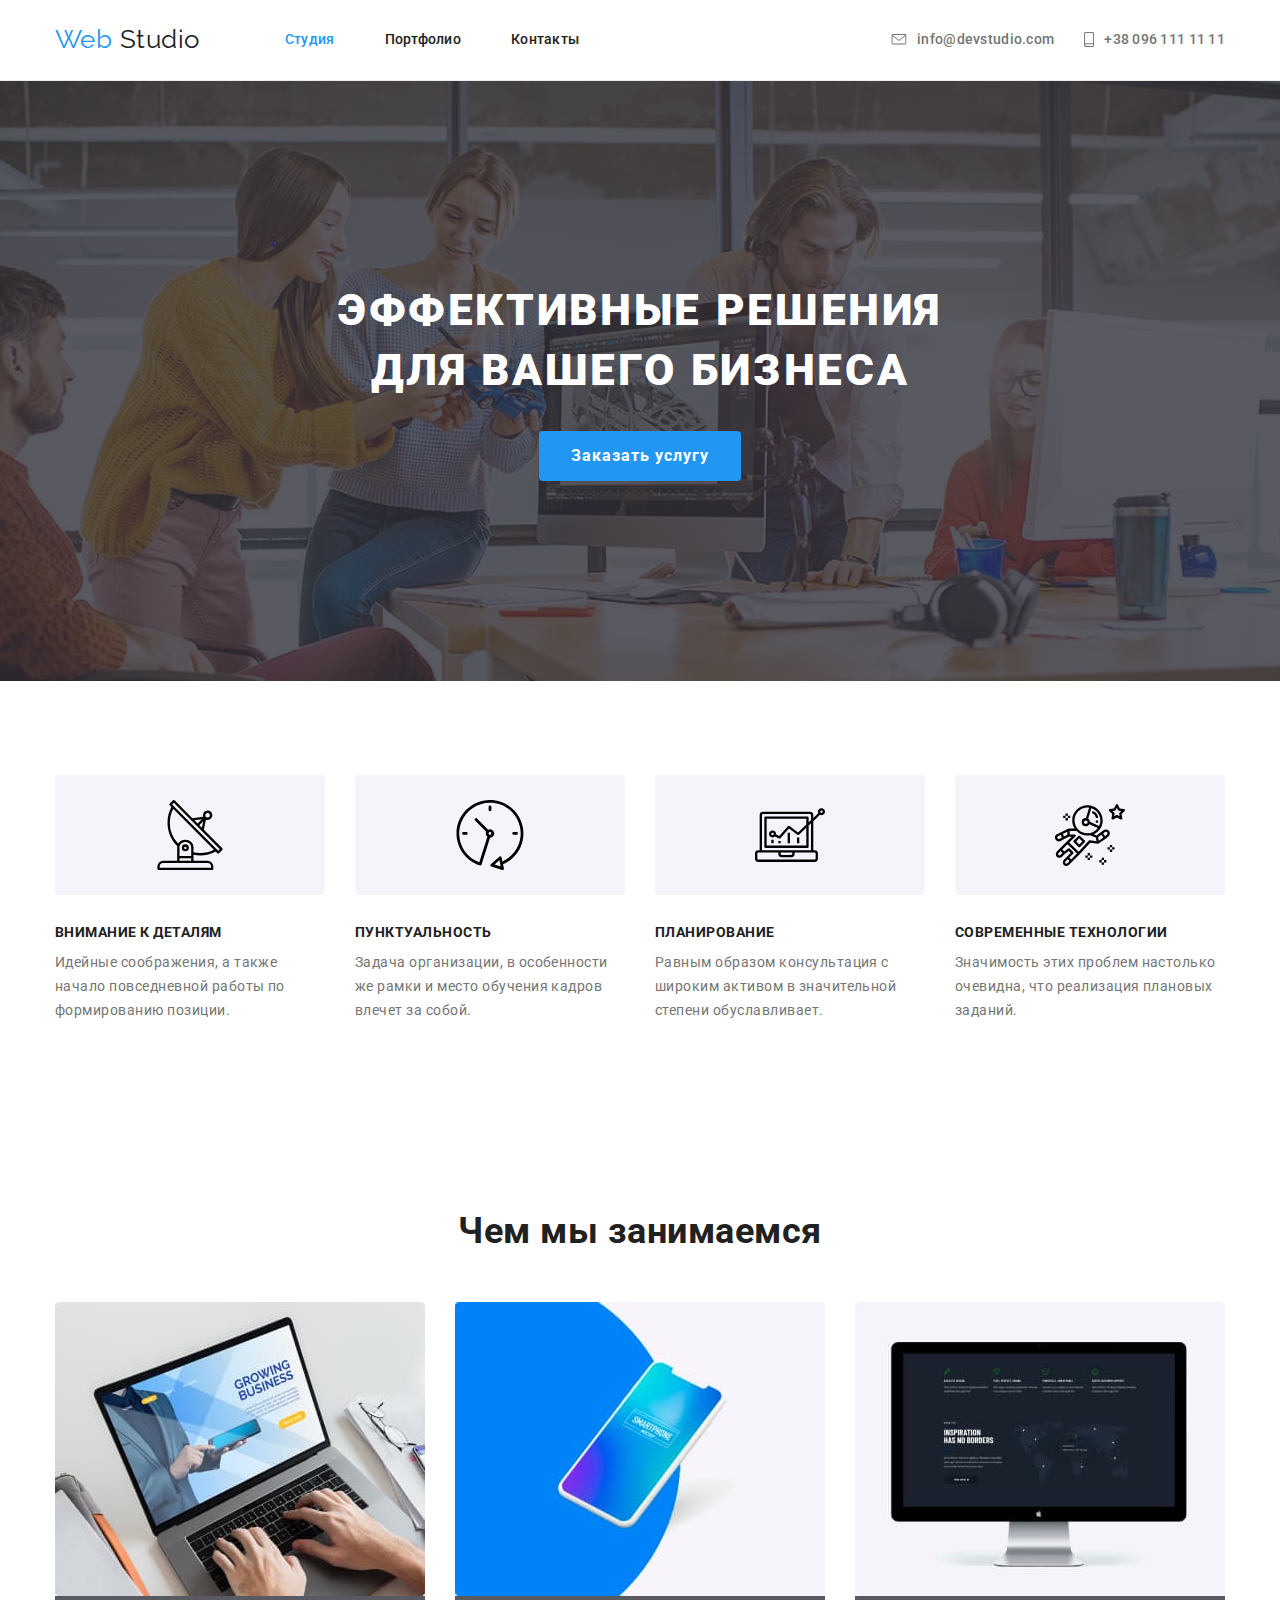
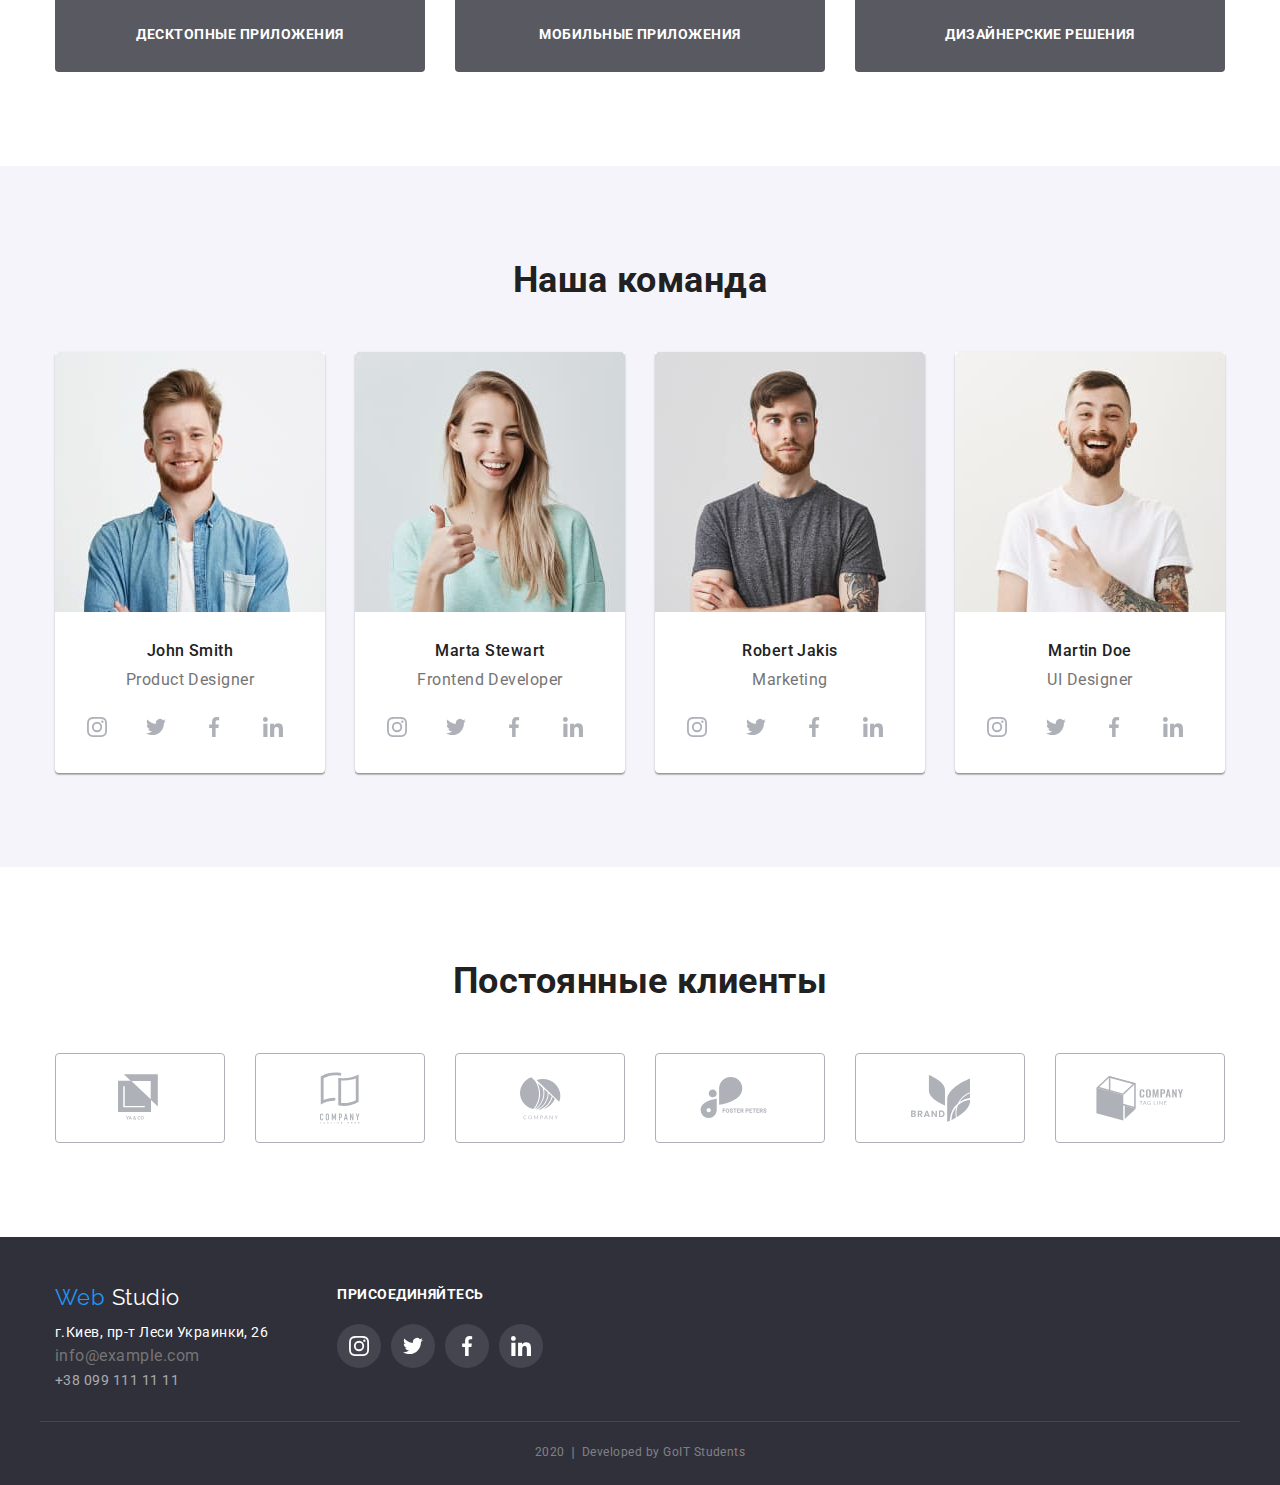
<file: index.html>
<!DOCTYPE html>
<html lang="ru">
  <head>
    <meta charset="UTF-8" />
    <meta name="viewport" content="width=device-width, initial-scale=1.0" />
    <title>Document</title>
    <link
      href="https://fonts.googleapis.com/css2?family=Raleway:wght@700&family=Roboto:wght@400;500;700;900&display=swap"
      rel="stylesheet"
    />
    <link
      rel="stylesheet"
      href="https://cdnjs.cloudflare.com/ajax/libs/modern-normalize/0.6.0/modern-normalize.min.css"
    />
    <link rel="stylesheet" href="./css/styles.css" />
  </head>
  <body>
    <!-- Шапка сайта -->
    <header>
      <nav class="nav border">
        <div class="container main-nav">
          <a href="./index.html" class="logo"
            ><span class="accent">Web</span> Studio</a
          >
          <ul class="site-nav list">
            <li class="item">
              <a href="./index.html" class="link current">Студия</a>
            </li>
            <li class="item">
              <a href="./portfolio.html" class="link">Портфолио</a>
            </li>
            <li class="item"><a href="" class="link">Контакты</a></li>
          </ul>
          <ul class="auth-nav list">
            <li class="item">
              <a href="" class="link">
                <svg class="icon-header" width="16px" height="11px">
                <use href="./imeges/sprite.svg#envelope"></use>
              </svg>info@devstudio.com</a></li>
            <li class="item"><a href="" class="link"><svg class="icon-header" width="10px" height="15px">
              <use href="./imeges/sprite.svg#smartphone"></use>
            </svg>+38 096 111 11 11</a></li>
          </ul>
        </div>
      </nav>
    </header>
    <main>
      <!-- Герой-->
      <section class="hero">
        <h1 class="hero-title">
          Эффективные решения <br />
          для вашего бизнеса
        </h1>
        <a href="" class="button">Заказать услугу</a>
      </section>
      <!-- Наши преимущества -->
      <section class="section">
        <div class="container">
          <h2 class="section-title visually-hidden">Наши преимущества</h2>
          <ul class="feature-list list">
            <li class="item">
              <div class="feature-box">
            <svg class="icon">
              <use href="./imeges/sprite.svg#antenna"></use>
            </svg></div>
              <h3 class="title">Внимание к деталям</h3>
              <p class="text">
                Идейные соображения, а также начало повседневной работы по
                формированию позиции.
              </p>
            </li>
            <li class="item">
              <div class="feature-box">
              <svg class="icon">
                <use href="./imeges/sprite.svg#clock"></use>
              </svg>
              </div>
              <h3 class="title">Пунктуальность</h3>
              <p class="text">
                Задача организации, в особенности же рамки и место обучения
                кадров влечет за собой.
              </p>
            </li>
            <li class="item">
              <div class="feature-box">
              <svg class="icon">
                <use href="./imeges/sprite.svg#diagram"></use>
              </svg>
              </div>
              <h3 class="title">Планирование</h3>
              <p class="text">
                Равным образом консультация с широким активом в значительной
                степени обуславливает.
              </p>
            </li>
            <li class="item">
              <div class="feature-box">
              <svg class="icon">
                <use href="./imeges/sprite.svg#astronaut"></use>
              </svg>
              </div>
              <h3 class="title">Современные технологии</h3>
              <p class="text">
                Значимость этих проблем настолько очевидна, что реализация
                плановых заданий.
              </p>
            </li>
          </ul>
        </div>
      </section>
      <!-- Специлизация -->
      <section class="section border">
        <div class="container">
          <h2 class="section-title">Чем мы занимаемся</h2>
          <ul class="specialization-list list">
            <li class="item">
              <img
                src="./imeges/img_1.jpg"
                alt="Десктопные приложения"
                width="370"
              />
              <div class="content">
                <h3 class="title">
                  <a href="" class="link">Десктопные приложения</a>
                </h3>
              </div>
            </li>
            <li class="item">
              <img
                src="./imeges/box.jpg"
                alt="Мобильные приложения"
                width="370"
              />
              <div class="content">
                <h3 class="title">
                  <a href="" class="link">Мобильные приложения</a>
                </h3>
              </div>
            </li>
            <li class="item">
              <img
                src="./imeges/img.jpg"
                alt="Дизайнерские решения"
                width="370"
              />
              <div class="content">
                <h3 class="title">
                  <a href="" class="link">Дизайнерские решения</a>
                </h3>
              </div>
            </li>
          </ul>
        </div>
      </section>
      <!-- Наша команда -->
      <section class="section team">
        <div class="container">
          <h2 class="section-title">Наша команда</h2>
          <ul class="team-list list">
            <li class="item">
              <img
                class="team-list photo"
                src="./imeges/john_smith.jpg"
                alt="Дизайнер продуктов"
                width="270"
              />
              <h3 class="title">John Smith</h3>
              <p class="text">Product Designer</p>
              <ul class="team-icon list">
                <li>
                  <a href="" aria-label="cсылка на instagram" class="icon-team"><svg width="20" height="20px">
                      <use href="./imeges/sprite.svg#instagram"></use>
                    </svg></a>
                </li>
                <li>
                  <a href="" aria-label="ccылка на twitter" class="icon-team"><svg width="20" height="20px">
                      <use href="./imeges/sprite.svg#twitter"></use>
                    </svg></a>
                </li>
                <li>
                  <a href="" aria-label="cсылка на facebook" class="icon-team"><svg width="20" height="20px">
                      <use href="./imeges/sprite.svg#facebook"></use>
                    </svg></a>
                </li>
                <li>
                  <a href="" aria-label="cсылка на linkedin" class="icon-team"><svg width="20" height="20px">
                      <use href="./imeges/sprite.svg#linkedin"></use>
                    </svg></a>
                </li>
              </ul>
            </li>
            <li class="item">
              <img
                class="team-list photo"
                src="./imeges/marta_stewart.jpg"
                alt="Фронтенд Разработчик"
                width="270"
              />
              <h3 class="title">Marta Stewart</h3>
              <p class="text">Frontend Developer</p>
              <ul class="team-icon list">
                <li>
                  <a href="" aria-label="cсылка на instagram" class="icon-team"><svg width="20" height="20px">
                      <use href="./imeges/sprite.svg#instagram"></use>
                    </svg></a>
                </li>
                <li>
                  <a href="" aria-label="ccылка на twitter" class="icon-team"><svg width="20" height="20px">
                      <use href="./imeges/sprite.svg#twitter"></use>
                    </svg></a>
                </li>
                <li>
                  <a href="" aria-label="cсылка на facebook" class="icon-team"><svg width="20" height="20px">
                      <use href="./imeges/sprite.svg#facebook"></use>
                    </svg></a>
                </li>
                <li>
                  <a href="" aria-label="cсылка на linkedin" class="icon-team"><svg width="20" height="20px">
                      <use href="./imeges/sprite.svg#linkedin"></use>
                    </svg></a>
                </li>
              </ul>
            </li>
            <li class="item">
              <img
                class="team-list photo"
                src="./imeges/robert_jakis.jpg"
                alt="Маркетинг"
                width="270"
              />
              <h3 class="title">Robert Jakis</h3>
              <p class="text">Marketing</p>
              <ul class="team-icon list">
                <li>
                  <a href="" aria-label="cсылка на instagram" class="icon-team"><svg width="20" height="20px">
                      <use href="./imeges/sprite.svg#instagram"></use>
                    </svg></a>
                </li>
                <li>
                  <a href="" aria-label="ccылка на twitter" class="icon-team"><svg width="20" height="20px">
                      <use href="./imeges/sprite.svg#twitter"></use>
                    </svg></a>
                </li>
                <li>
                  <a href="" aria-label="cсылка на facebook" class="icon-team"><svg width="20" height="20px">
                      <use href="./imeges/sprite.svg#facebook"></use>
                    </svg></a>
                </li>
                <li>
                  <a href="" aria-label="cсылка на linkedin" class="icon-team"><svg width="20" height="20px">
                      <use href="./imeges/sprite.svg#linkedin"></use>
                    </svg></a>
                </li>
              </ul>
            </li>
            <li class="item">
              <img
                class="team-list photo"
                src="./imeges/martin_doe.jpg"
                alt="Дизайнер"
                width="270"
              />
              <h3 class="title">Martin Doe</h3>
              <p class="text">UI Designer</p>
              <ul class="team-icon list">
                <li>
                  <a href="" aria-label="cсылка на instagram" class="icon-team"><svg width="20" height="20">
                      <use href="./imeges/sprite.svg#instagram"></use>
                    </svg></a>
                </li>
                <li>
                  <a href="" aria-label="ccылка на twitter" class="icon-team"><svg width="20" height="20">
                      <use href="./imeges/sprite.svg#twitter"></use>
                    </svg></a>
                </li>
                <li>
                  <a href="" aria-label="cсылка на facebook" class="icon-team"><svg width="20" height="20">
                      <use href="./imeges/sprite.svg#facebook"></use>
                    </svg></a>
                </li>
                <li>
                  <a href="" aria-label="cсылка на linkedin" class="icon-team"><svg width="20" height="20">
                      <use href="./imeges/sprite.svg#linkedin"></use>
                    </svg></a>
                </li>
              </ul>
            </li>
          </ul>
        </div>
      </section>
      <!-- Постоянные клиенты -->
      <section class="section">
        <div class="container">
          <h2 class="section-title">Постоянные клиенты</h2>
          <ul class="customers-list list">
            <li class="item">
              <a href="" class="icon-customers"><svg width="44" height="49">
                  <use href="./imeges/sprite.svg#logo_1"></use>
                </svg></a>
            </li>
            <li class="item">
              <a href="" class="icon-customers"><svg width="40" height="52">
                  <use href="./imeges/sprite.svg#logo_2"></use>
                </svg></a>
            </li>
            <li class="item">
              <a href="" class="icon-customers"><svg width="41" height="43">
                  <use href="./imeges/sprite.svg#logo_3"></use>
                </svg></a>
            </li>
            <li class="item">
              <a href="" class="icon-customers"><svg width="80" height="42">
                  <use href="./imeges/sprite.svg#logo_4"></use>
                </svg></a>
            </li>
            <li class="item">
              <a href="" class="icon-customers"><svg width="59" height="47">
                  <use href="./imeges/sprite.svg#logo_5"></use>
                </svg></a>
            </li>
            <li class="item">
              <a href="" class="icon-customers"><svg width="88" height="45px">
                  <use href="./imeges/sprite.svg#logo_6"></use>
                </svg></a>
            </li>
          </ul>
        </div>
      </section>
    </main>
    <!-- Футер -->
    <footer>
      <div class="page-footer">
        <div>
          <ul class="adress-list list">
            <li>
              <a href="./index.html" class="logo">
                <span class="accent">Web</span> Studio</a
              >
            </li>
            <li class="title">г.Киев, пр-т Леси Украинки, 26</li>
            <li>
              <a href="mailto:info@example.com" class="link"></a>
                info@example.com</a
              >
            </li>
            <li>
              <a href="tel:+380991111111" class="link"> +38 099 111 11 11</a>
            </li>
          </ul>
        </div>
        <div class="footer-link">
          <b class="footer-text">Присоединяйтесь</b>
          <ul class="list">
            <li>
              <a href="" aria-label="Ссылка на instagram" class="icon-footer"><svg width="20" height="20px">
                  <use href="./imeges/sprite.svg#instagram"></use>
                </svg></a>
            </li>
            <li>
              <a href="" aria-label="Ссылка на Twitter" class="icon-footer"><svg width="20" height="20px">
                  <use href="./imeges/sprite.svg#twitter"></use>
                </svg></a>
            </li>
            <li>
              <a href="" aria-label="Ссылка на Facebook" class="icon-footer"><svg width="20" height="20px">
                  <use href="./imeges/sprite.svg#facebook"></use>
                </svg></a>
            </li>
            <li>
              <a href="" aria-label="Ссылка на linkedin" class="icon-footer"><svg width="20" height="20px">
                  <use href="./imeges/sprite.svg#linkedin"></use>
                </svg></a>
            </li>
          </ul>
        </div>
      </div>
      <p class="footer-date container">
        2020 &#10072; Developed by GoIT Students
      </p>
    </footer>
  </body>
</html>
</file>
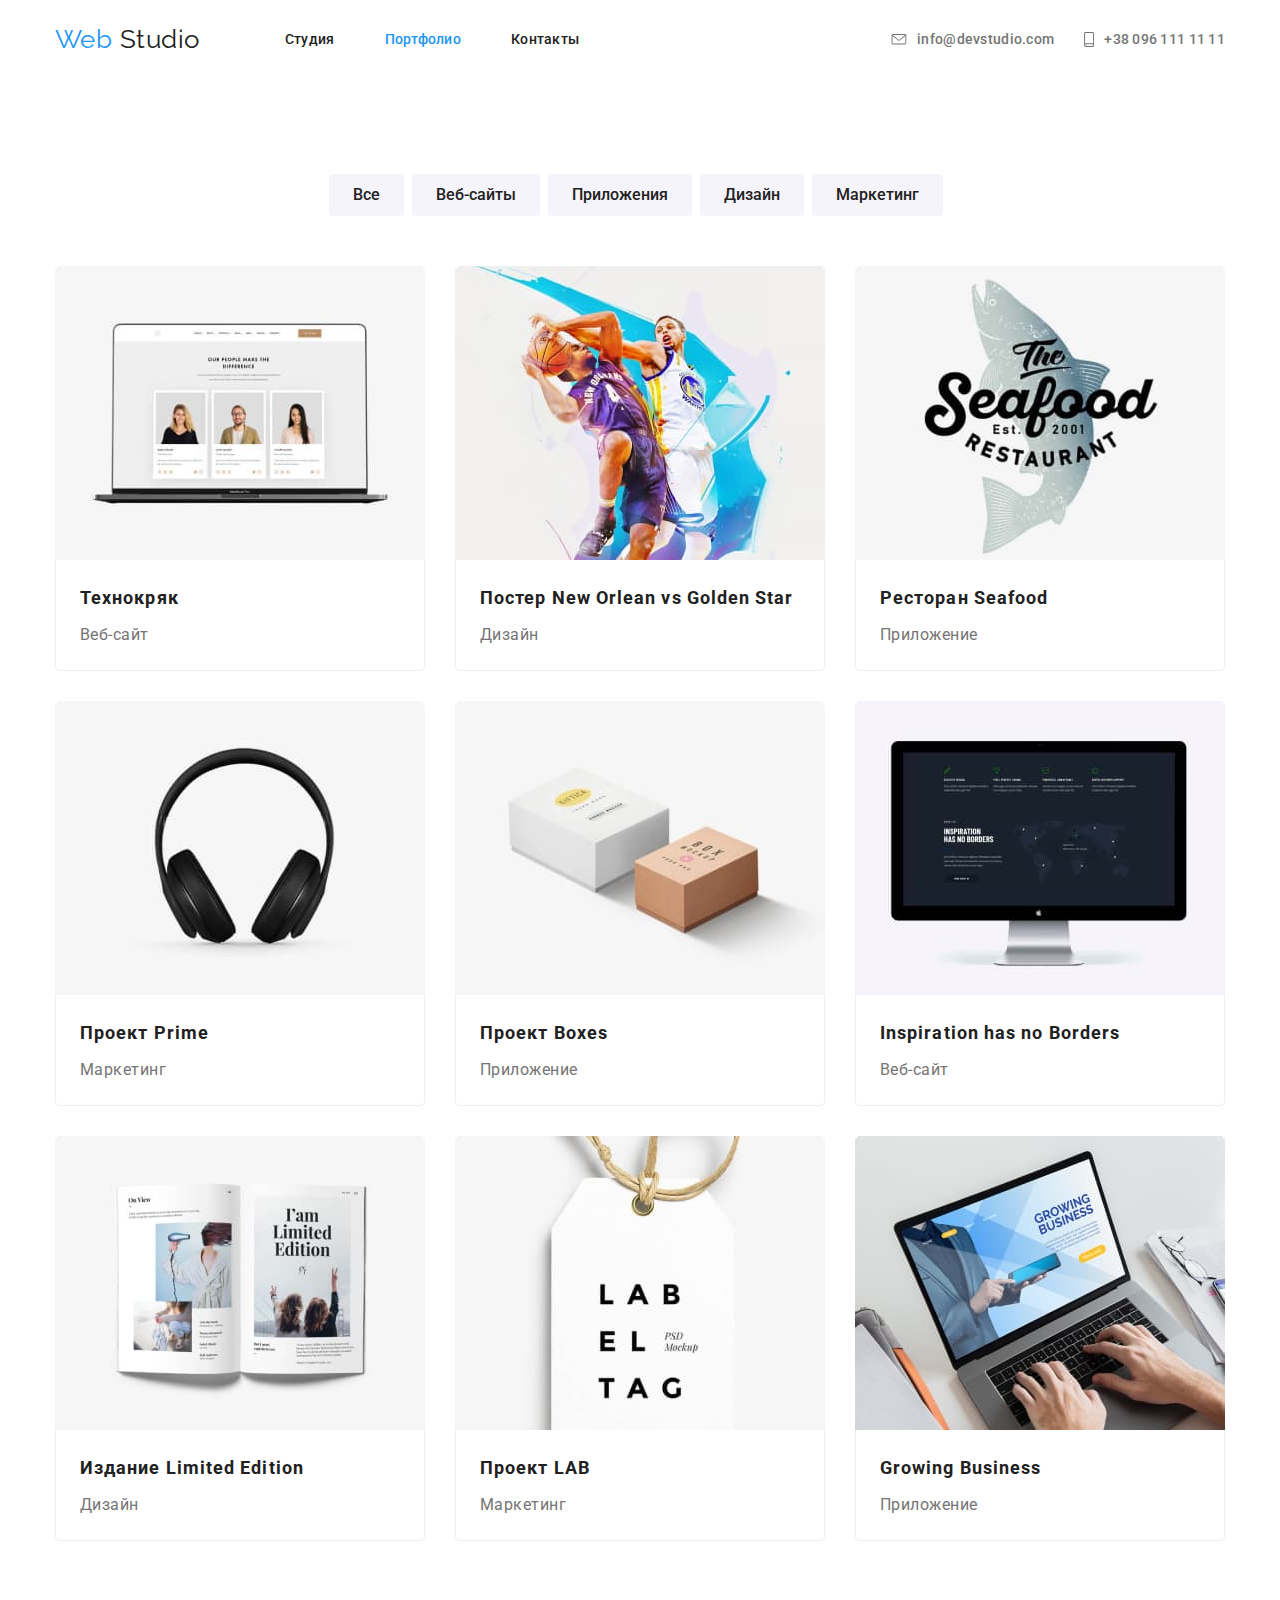
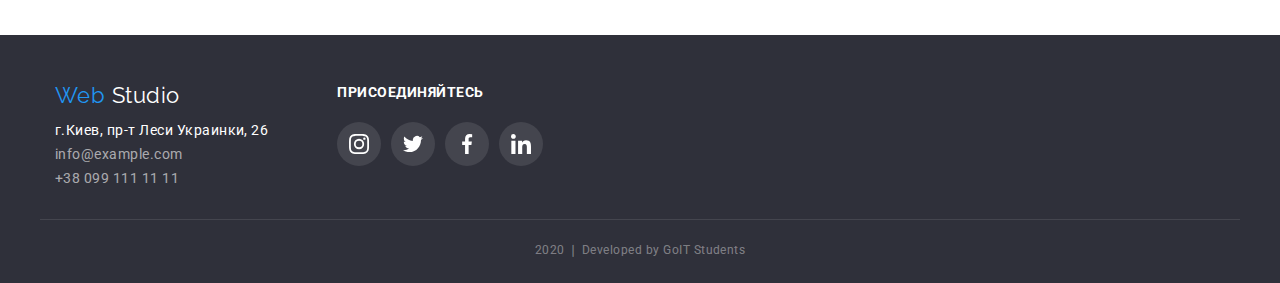
<file: portfolio.html>
<!DOCTYPE html>
<html lang="ru">
  <head>
    <meta charset="UTF-8" />
    <meta name="viewport" content="width=device-width, initial-scale=1.0" />
    <title>Document</title>
    <link
      href="https://fonts.googleapis.com/css2?family=Raleway:wght@700&family=Roboto:wght@400;500;700;900&display=swap"
      rel="stylesheet"
    />
    <link
      rel="stylesheet"
      href="https://cdnjs.cloudflare.com/ajax/libs/modern-normalize/0.6.0/modern-normalize.min.css"
    />
    <link rel="stylesheet" href="./css/styles.css" />
  </head>
  <body>
    <!-- Шапка сайта -->
    <header>
      <nav>
        <div class="container main-nav">
          <a href="./index.html" class="logo"
            ><span class="accent">Web</span> Studio</a
          >
          <ul class="site-nav list">
            <li class="item"><a href="./index.html" class="link">Студия</a></li>
            <li class="item">
              <a href="./portfolio.html" class="link current">Портфолио</a>
            </li>
            <li class="item"><a href="" class="link">Контакты</a></li>
          </ul>
          <ul class="auth-nav list">
            <li class="item">
              <a href="" class="link">
                <svg class="icon-header" width="16px" height="11px">
                  <use href="./imeges/sprite.svg#envelope"></use></svg
                >info@devstudio.com</a
              >
            </li>
            <li class="item">
              <a href="" class="link"
                ><svg class="icon-header" width="10px" height="15px">
                  <use href="./imeges/sprite.svg#smartphone"></use></svg
                >+38 096 111 11 11</a
              >
            </li>
          </ul>
        </div>
      </nav>
    </header>
    <main>
      <!-- Портфолио -->
      <section class="section">
        <div class="container">
          <h1 class="section-title visually-hidden">Портфолио</h1>
          <ul class="filter-list list">
            <li class="item">
              <button type="button" class="link">Все</button>
            </li>
            <li class="item">
              <button type="button" class="link">Веб-сайты</button>
            </li>
            <li class="item">
              <button type="button" class="link">Приложения</button>
            </li>
            <li class="item">
              <button type="button" class="link">Дизайн</button>
            </li>
            <li class="item">
              <button type="button" class="link">Маркетинг</button>
            </li>
          </ul>
          <ul class="portfolio-list list">
            <li class="item">
              <a href="" class="link">
                <img
                  class="portfolio-list photo"
                  src="./imeges/tehnokryak.jpg"
                  alt="Технокряк"
                  width="370"
                />
                <div class="content">
                  <h2 class="title">Технокряк</h2>
                  <p class="subtitle">Веб-сайт</p>
                  <p class="text">
                    Технокряк это современная площадка распространения
                    коронавируса. Компании используют эту платформу для
                    цифрового шпионажа и атак на защищённые сервера конкурентов.
                  </p>
                </div>
              </a>
            </li>
            <li class="item">
              <a href="" class="link">
                <img
                  class="portfolio-list photo"
                  src="./imeges/poster_new.jpg"
                  alt="Постер"
                  width="370"
                />
                <div class="content">
                  <h2 class="title">Постер New Orlean vs Golden Star</h2>
                  <p class="subtitle">Дизайн</p>
                  <p class="text">
                    Технокряк это современная площадка распространения
                    коронавируса. Компании используют эту платформу для
                    цифрового шпионажа и атак на защищённые сервера конкурентов.
                  </p>
                </div>
              </a>
            </li>
            <li class="item">
              <a href="" class="link">
                <img
                  class="portfolio-list photo"
                  src="./imeges/restaurant_seafood.jpg"
                  alt="Приложение"
                  width="370"
                />
                <div class="content">
                  <h2 class="title">Ресторан Seafood</h2>
                  <p class="subtitle">Приложение</p>
                  <p class="text">
                    Технокряк это современная площадка распространения
                    коронавируса. Компании используют эту платформу для
                    цифрового шпионажа и атак на защищённые сервера конкурентов.
                  </p>
                </div>
              </a>
            </li>
            <li class="item">
              <a href="" class="link">
                <img
                  class="portfolio-list photo"
                  src="./imeges/project_prime.jpg"
                  alt="Маркетинг"
                  width="370"
                />
                <div class="content">
                  <h2 class="title">Проект Prime</h2>
                  <p class="subtitle">Маркетинг</p>
                  <p class="text">
                    Технокряк это современная площадка распространения
                    коронавируса. Компании используют эту платформу для
                    цифрового шпионажа и атак на защищённые сервера конкурентов.
                  </p>
                </div>
              </a>
            </li>
            <li class="item">
              <a href="" class="link">
                <img
                  class="portfolio-list photo"
                  src="./imeges/project_boxes.jpg"
                  alt="Приложение"
                  width="370"
                />
                <div class="content">
                  <h2 class="title">Проект Boxes</h2>
                  <p class="subtitle">Приложение</p>
                  <p class="text">
                    Технокряк это современная площадка распространения
                    коронавируса. Компании используют эту платформу для
                    цифрового шпионажа и атак на защищённые сервера конкурентов.
                  </p>
                </div>
              </a>
            </li>
            <li class="item">
              <a href="" class="link">
                <img
                  class="portfolio-list photo"
                  src="./imeges/monitor.jpg"
                  alt="Веб-сайт"
                  width="370"
                />
                <div class="content">
                  <h2 class="title">Inspiration has no Borders</h2>
                  <p class="subtitle">Веб-сайт</p>
                  <p class="text">
                    Технокряк это современная площадка распространения
                    коронавируса. Компании используют эту платформу для
                    цифрового шпионажа и атак на защищённые сервера конкурентов.
                  </p>
                </div>
              </a>
            </li>
            <li class="item">
              <a href="" class="link">
                <img
                  class="portfolio-list photo"
                  src="./imeges/edition_limited.jpg"
                  alt="Дизайн"
                  width="370"
                />
                <div class="content">
                  <h2 class="title">Издание Limited Edition</h2>
                  <p class="subtitle">Дизайн</p>
                  <p class="text">
                    Технокряк это современная площадка распространения
                    коронавируса. Компании используют эту платформу для
                    цифрового шпионажа и атак на защищённые сервера конкурентов.
                  </p>
                </div>
              </a>
            </li>
            <li class="item">
              <a href="" class="link">
                <img
                  class="portfolio-list photo"
                  src="./imeges/project_lab.jpg"
                  alt="Маркетинг"
                  width="370"
                />
                <div class="content">
                  <h2 class="title">Проект LAB</h2>
                  <p class="subtitle">Маркетинг</p>
                  <p class="text">
                    Технокряк это современная площадка распространения
                    коронавируса. Компании используют эту платформу для
                    цифрового шпионажа и атак на защищённые сервера конкурентов.
                  </p>
                </div>
              </a>
            </li>
            <li class="item">
              <a href="" class="link">
                <img
                  class="portfolio-list photo"
                  src="./imeges/computer.jpg"
                  alt="Приложение"
                  width="370"
                />
                <div class="content">
                  <h2 class="title">Growing Business</h2>
                  <p class="subtitle">Приложение</p>
                  <p class="text">
                    Технокряк это современная площадка распространения
                    коронавируса. Компании используют эту платформу для
                    цифрового шпионажа и атак на защищённые сервера конкурентов.
                  </p>
                </div>
              </a>
            </li>
          </ul>
        </div>
      </section>
    </main>
    <!-- Футер -->
    <footer>
      <div class="page-footer">
        <div>
          <ul class="adress-list list">
            <li>
              <a href="./index.html" class="logo">
                <span class="accent">Web</span> Studio</a
              >
            </li>
            <li class="title">г.Киев, пр-т Леси Украинки, 26</li>
            <li>
              <a href="mailto:info@example.com" class="link">
                info@example.com</a
              >
            </li>
            <li>
              <a href="tel:+380991111111" class="link"> +38 099 111 11 11</a>
            </li>
          </ul>
        </div>
        <div class="footer-link">
          <b class="footer-text">Присоединяйтесь</b>
          <ul class="list">
            <li>
              <a href="" aria-label="Ссылка на instagram" class="icon-footer"
                ><svg width="20" height="20px">
                  <use href="./imeges/sprite.svg#instagram"></use></svg
              ></a>
            </li>
            <li>
              <a href="" aria-label="Ссылка на Twitter" class="icon-footer"
                ><svg width="20" height="20px">
                  <use href="./imeges/sprite.svg#twitter"></use></svg
              ></a>
            </li>
            <li>
              <a href="" aria-label="Ссылка на Facebook" class="icon-footer"
                ><svg width="20" height="20px">
                  <use href="./imeges/sprite.svg#facebook"></use></svg
              ></a>
            </li>
            <li>
              <a href="" aria-label="Ссылка на linkedin" class="icon-footer"
                ><svg width="20" height="20px">
                  <use href="./imeges/sprite.svg#linkedin"></use></svg
              ></a>
            </li>
          </ul>
        </div>
      </div>
      <p class="footer-date container">
        2020 &#10072; Developed by GoIT Students
      </p>
    </footer>
  </body>
</html>
</file>
<file: css/styles.css>
/* Цвет основного текста #757575 */
/* Вторичный цвет #212121 */
/* Белый #FFFFFF */
/* Акцент #2196F3 */
/* Цвет футер rgba(255, 255, 255, 0.6) */
/* Цвет футер 2020 rgba(255, 255, 255, 0.4) */
/* Вторичный цвет фона #F5F4FA */

:root {
  --primary-text-color: #757575;
  --title-text-color: #212121;
  --white-color: #ffffff;
  --accent-color: #2196f3;
}

html {
  box-sizing: border-box;
}
*,
*::before,
*::after {
  box-sizing: inherit;
}

body {
  background-color: var(--white-color);
  color: var(--primary-text-color);
  font-family: Roboto, sans-serif;
  letter-spacing: 0.03em;
}

img {
  display: block;
  max-width: 100%;
  height: auto;
}

.container {
  width: 1200px;
  padding-left: 15px;
  padding-right: 15px;
  margin-left: auto;
  margin-right: auto;
}

.list {
  padding: 0;
  margin: 0;
  list-style: none;
}

/* Logo */
.logo {
  color: var(--title-text-color);

  font-family: Raleway, sans-serif;
  font-size: 26px;
  line-height: 1.2;
  text-decoration: none;
}
.accent {
  color: var(--accent-color);
}
/* Main nav */
.main-nav {
  display: flex;
  align-items: center;
}

/* Site-nav */
.site-nav {
  display: flex;
  margin-left: 85px;
}
.site-nav .item + .item {
  margin-left: 50px;
}

.site-nav .link {
  display: block;
  padding-top: 32px;
  padding-bottom: 32px;

  color: var(--title-text-color);

  letter-spacing: 0.02em;
  font-weight: 500;
  font-size: 14px;
  line-height: 1.14;
  text-decoration: none;
}
.site-nav .link:hover,
.site-nav .link:focus {
  color: var(--accent-color);
}
.site-nav .link.current {
  color: var(--accent-color);
}

/* Auth-nav */
.icon-header {
  margin-right: 10px;
  fill: currentColor;
}

.auth-nav {
  display: flex;
  margin-left: auto;
}
.auth-nav .item + .item {
  margin-left: 30px;
}
.auth-nav .link {
  display: inline-flex;
  align-items: center;
  padding-top: 32px;
  padding-bottom: 32px;

  color: var(--primary-text-color);

  letter-spacing: 0.02em;
  font-weight: 500;
  font-size: 14px;
  line-height: 1.14;
  text-decoration: none;
}
.auth-nav .link:hover,
.auth-nav .link:focus {
  color: var(--accent-color);
}
.nav.border {
  border-bottom: 1px solid #ececec;
}

/* Hero */
.hero {
  max-width: 1600px;
  height: 600px;
  margin-left: auto;
  margin-right: auto;
  background-color: rgba(47, 48, 58, 0.8);
  background-image: linear-gradient(
      to right,
      rgba(47, 48, 58, 0.8),
      rgba(47, 48, 58, 0.8)
    ),
    url(../imeges/hero.jpg);
  background-repeat: no-repeat;
  background-position: center;
  background-size: cover;

  text-align: center;

  padding-top: 200px;
  padding-bottom: 200px;
}

.hero-title {
  margin-top: 0;
  margin-bottom: 30px;

  color: var(--white-color);

  font-weight: 900;
  font-size: 44px;
  line-height: 1.36;
  letter-spacing: 0.06em;
  text-transform: uppercase;
}
.button {
  display: inline-block;
  border-radius: 4px;
  padding: 10px 32px;

  background-color: var(--accent-color);
  color: var(--white-color);

  font-family: inherit;
  font-weight: 700;
  font-size: 16px;
  line-height: 1.87;
  align-items: center;
  text-align: center;
  letter-spacing: 0.06em;
  text-decoration: none;
}

/* Section */
.section {
  padding-top: 94px;
  padding-bottom: 94px;
}
.section-title {
  margin-top: 0;
  margin-bottom: 50px;
  color: var(--title-text-color);

  font-weight: 700;
  font-size: 36px;
  line-height: 1.16;
  text-align: center;
}

/* Feature */
.visually-hidden {
  position: absolute;
  width: 1px;
  height: 1px;
  margin: -1px;
  border: 0;
  padding: 0;
  clip: rect(0 0 0 0);
  overflow: hidden;
}
.feature-box {
  display: flex;
  justify-content: center;
  align-items: center;
  width: 270px;
  height: 120px;
  border-radius: 4px;
  background-color: #f5f4fa;
  margin-bottom: 30px;
}
.feature-box .icon {
  width: 70px;
  height: 70px;
}
.feature-list .title {
  margin: 0;
  margin-bottom: 10px;
  color: var(--title-text-color);

  font-weight: 700;
  font-size: 14px;
  line-height: 1.14;
  text-transform: uppercase;
}
.feature-list .text {
  margin: 0;

  font-weight: 400;
  font-size: 14px;
  line-height: 1.71;
}
.feature-list {
  display: flex;
  flex-wrap: nowrap;
}
.feature-list .item {
  width: 270px;
  margin-right: 30px;
  margin-bottom: 0;
}
/* Specialization */

.specialization-list .link {
  color: var(--white-color);

  font-weight: 700;
  font-size: 14px;
  line-height: 1.14;
  text-align: center;
  text-transform: uppercase;
  text-decoration: none;
}
.specialization-list .link:hover,
.specialization-list .link:focus {
  color: var(--accent-color);
}
.specialization-list .title {
  margin: 0;
  padding: 27px;
  text-align: center;

  color: var(--title-text-color);

  background: rgba(47, 48, 58, 0.8);
  border-radius: 0px 0px 4px 4px;
}
.specialization-list {
  display: flex;
  flex-wrap: nowrap;
}
.specialization-list .item {
  width: 370px;
  margin-right: 30px;
  margin-bottom: 0;
}
.specialization-list .item:nth-child(3n) {
  margin-right: 0;
}
/* Team */
.section.team {
  background-color: #f5f4fa;
}
.team-list .photo {
  margin-bottom: 30px;
}
.team-list .title {
  margin-top: 0;
  margin-bottom: 10px;
  color: var(--title-text-color);

  font-weight: 500;
  font-size: 16px;
  line-height: 1.18;
  text-align: center;
}
.team-list .text {
  margin-top: 0;
  margin-bottom: 16px;

  font-weight: 400;
  font-size: 16px;
  line-height: 1.18;
  text-align: center;
}
.team-list {
  display: flex;
  flex-wrap: nowrap;
  text-align: center;
}

.team-list .item {
  width: 270px;
  margin-right: 30px;
  margin-bottom: 0;

  background: #ffffff;
  box-shadow: 0px 2px 1px rgba(0, 0, 0, 0.2), 0px 1px 1px rgba(0, 0, 0, 0.14),
    0px 1px 3px rgba(0, 0, 0, 0.12);
  border-radius: 4px;
}
.team-list .item:nth-child(4n) {
  margin-right: 0;
}
.team-icon li {
  display: inline-block;
}
.icon-team {
  display: flex;
  justify-content: center;
  align-items: center;
  width: 44px;
  height: 44px;
  border-radius: 50%;
  fill: #afb1b8;
  margin-right: 10px;
  margin-bottom: 24px;
}
.icon-team:hover {
  background-color: var(--accent-color);
  fill: var(--white-color);
}

/* customers */
.customers-list {
  display: flex;
  flex-wrap: nowrap;
}
.customers-list .item {
  width: 170px;
  margin-right: 30px;
  margin-bottom: 0;
}
.customers-list .item:nth-child(6n) {
  margin-right: 0;
}
.customers-list .icon-customers {
  display: flex;
  justify-content: center;
  align-items: center;
  height: 90px;
  min-width: 170px;
  border-radius: 4px;
  border: 1px solid #afb1b8;
  fill: #afb1b8;
  margin-right: 10px;
}
.icon-customers:hover,
.icon-customers:focus {
  fill: var(--accent-color);
  border-color: var(--accent-color);
  cursor: pointer;
}
/* footer-adress */
footer {
  background-color: #2f303a;
}
.adress-list {
  margin-right: 69px;
}
.adress-list .logo {
  color: #ffffff;

  font-family: Raleway, sans-serif;
  font-size: 22px;
  line-height: 1.18;

  display: inline-block;
  margin-bottom: 10px;
}
.adress-list .title {
  color: var(--white-color);

  font-weight: 400;
  font-size: 14px;
  line-height: 1.71;
}
.adress-list .link {
  color: rgba(255, 255, 255, 0.6);

  font-weight: 400;
  font-size: 14px;
  line-height: 1.71;
  text-decoration: none;
}
.adress-list .link:hover,
.adress-list .link:focus {
  color: var(--accent-color);
}
/* footer-text */
.footer-text {
  color: var(--white-color);

  font-weight: 700;
  font-size: 14px;
  line-height: 1.14;
  text-transform: uppercase;

  display: inline-block;
  margin-bottom: 21px;
}
/* footer-date */
.footer-date {
  padding-top: 18px;
  padding-bottom: 21px;
  margin: 0 auto;

  color: rgba(255, 255, 255, 0.4);

  font-weight: 400;
  font-size: 12px;
  line-height: 2;
  text-align: center;

  border-top: 1px solid rgba(255, 255, 255, 0.1);
}
.page-footer {
  display: flex;
  flex-wrap: nowrap;
  padding-top: 48px;
  padding-bottom: 28px;
  padding-left: 15px;
  padding-right: 15px;
  width: 1200px;
  margin: 0 auto;
}
.footer-link .list {
  display: flex;
  justify-content: space-evenly;
}
.icon-footer {
  display: flex;
  justify-content: center;
  align-items: center;
  width: 44px;
  height: 44px;
  border-radius: 50%;
  fill: var(--white-color);
  background: rgba(255, 255, 255, 0.1);
  margin-right: 10px;
}
.icon-footer:hover {
  background-color: var(--accent-color);
}

/* Портфолио */

/* Фильтр */
.filter-list .link {
  display: inline-block;
  border-radius: 4px;
  padding: 6px 22px;
  min-width: 73px;

  background-color: #f5f4fa;
  color: var(--title-text-color);
  border-color: transparent;

  font-family: inherit;
  font-weight: 500;
  font-size: 16px;
  line-height: 1.63;
  text-align: center;
}
.filter-list .link:hover,
.filter-list .link:focus {
  background-color: var(--accent-color);
  color: var(--white-color);
}
.filter-list {
  display: flex;
  flex-wrap: nowrap;
  justify-content: center;
  margin-bottom: 50px;
}
.filter-list .item {
  align-items: center;
  margin-right: 8px;
}
/* Портфолио */
.portfolio-list {
  display: flex;
  flex-wrap: wrap;
}
.portfolio-list .photo {
}
.portfolio-list .title {
  color: var(--title-text-color);

  font-weight: 700;
  font-size: 18px;
  line-height: 2;
  letter-spacing: 0.06em;

  margin: 0;
  margin-bottom: 4px;
}
.portfolio-list .subtitle {
  margin: 0;

  color: var(--primary-text-color);

  font-weight: 400;
  font-size: 16px;
  line-height: 1.87;
}
.portfolio-list .link {
  text-decoration: none;
}
.portfolio-list .text {
  color: var(--accent-color);

  font-weight: 400;
  font-size: 18px;
  line-height: 1.56;
  display: none;
}
.portfolio-list .item {
  width: 370px;
  margin-right: 30px;
  margin-bottom: 30px;
}
.portfolio-list .content {
  margin: 0;

  padding-left: 24px;
  padding-right: 24px;
  padding-top: 20px;
  padding-bottom: 20px;

  background: #ffffff;

  border: 1px solid #eeeeee;
  border-top-width: 0;
  box-sizing: border-box;
  border-bottom-right-radius: 5px;
  border-bottom-left-radius: 5px;
}
.portfolio-list .item:nth-child(3n) {
  margin-right: 0;
}
.portfolio-list .item:nth-last-child(-n + 3) {
  margin-bottom: 0;
}
</file>
